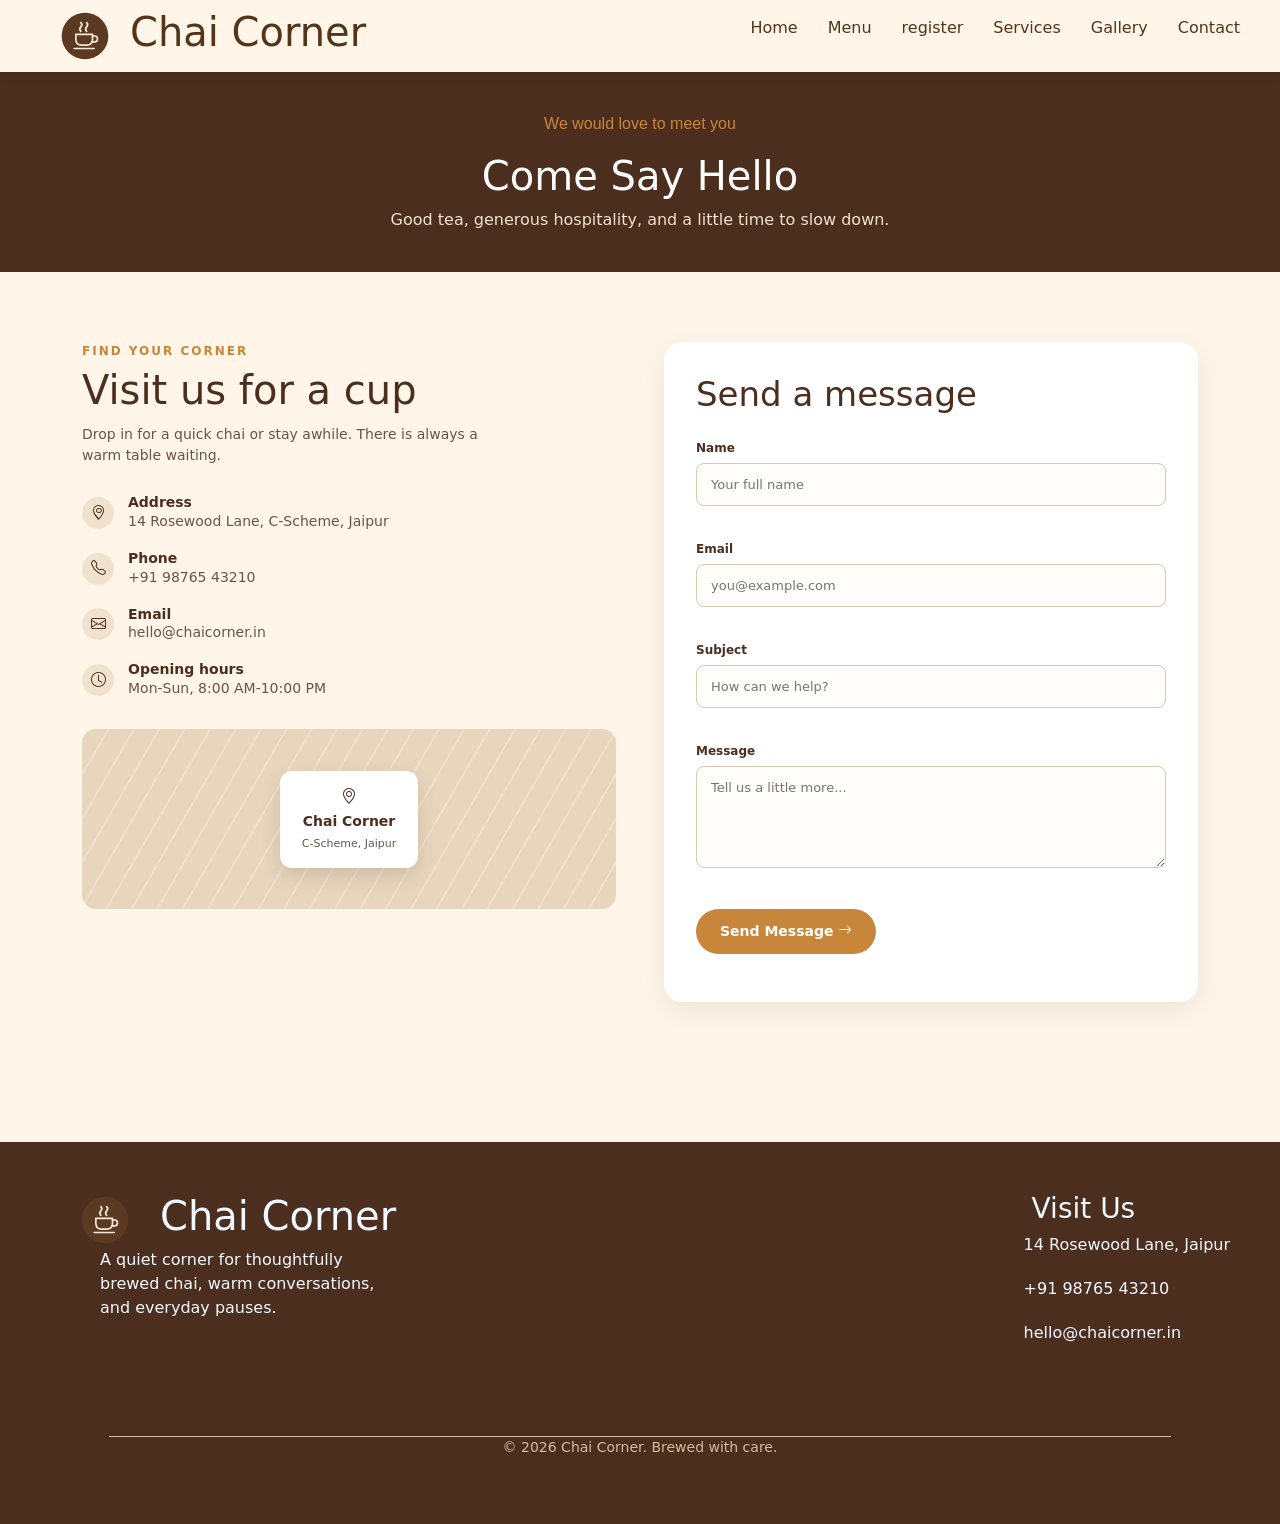
<file: contact.html>
<!DOCTYPE html>
<html lang="en">

<head>
    <meta charset="UTF-8">
    <meta name="viewport" content="width=device-width, initial-scale=1">
    <title>Contact</title>
    <link href="https://cdn.jsdelivr.net/npm/bootstrap@5.3.3/dist/css/bootstrap.min.css" rel="stylesheet">
    <link rel="stylesheet" href="https://cdn.jsdelivr.net/npm/bootstrap-icons@1.11.3/font/bootstrap-icons.min.css">
    <link rel="stylesheet" href="style2.css">
    <link rel="stylesheet" href="style.css">
</head>

<body>
    <header>
        <nav class="navbar">
            <img src="assets/logo.svg" alt="Logo" class="logo">
            <h1>Chai Corner</h1>
            <ul>
                <li><a href="home.html">Home</a></li>
                <li><a href="menu.html">Menu</a></li>
                <li><a href="register.html">register</a></li>
                <li><a href="services.html">Services</a></li>
                <li><a href="gallery.html">Gallery</a></li>
                <li><a href="contact.html">Contact</a></li>
            </ul>
        </nav>
    </header>

    <section id="menuhero">
        <p>We would love to meet you</p>
        <h1>Come Say Hello</h1>
        <span>Good tea, generous hospitality, and a little time to slow down.</span>
    </section>

    <div class="container contact-section">
        <div class="row g-5 align-items-start">

            <div class="col-lg-6">
                <p class="contact-tag">FIND YOUR CORNER</p>
                <h2 class="contact-title">Visit us for a cup</h2>
                <p class="contact-intro">Drop in for a quick chai or stay awhile. There is always a warm table waiting.</p>

                <div class="info-item">
                    <span class="info-icon"><i class="bi bi-geo-alt"></i></span>
                    <div>
                        <h4>Address</h4>
                        <p>14 Rosewood Lane, C-Scheme, Jaipur</p>
                    </div>
                </div>

                <div class="info-item">
                    <span class="info-icon"><i class="bi bi-telephone"></i></span>
                    <div>
                        <h4>Phone</h4>
                        <p>+91 98765 43210</p>
                    </div>
                </div>

                <div class="info-item">
                    <span class="info-icon"><i class="bi bi-envelope"></i></span>
                    <div>
                        <h4>Email</h4>
                        <p>hello@chaicorner.in</p>
                    </div>
                </div>

                <div class="info-item">
                    <span class="info-icon"><i class="bi bi-clock"></i></span>
                    <div>
                        <h4>Opening hours</h4>
                        <p>Mon-Sun, 8:00 AM-10:00 PM</p>
                    </div>
                </div>

                <div class="map-box">
                    <div class="map-pin">
                        <i class="bi bi-geo-alt"></i>
                        <h5>Chai Corner</h5>
                        <small>C-Scheme, Jaipur</small>
                    </div>
                </div>
            </div>

            <div class="col-lg-6">
                <form class="cf-box" id="contactForm" novalidate>
                    <h2>Send a message</h2>

                    <label for="cf-name">Name</label>
                    <input type="text" id="cf-name" placeholder="Your full name">
                    <small class="error-msg" id="err-name"></small>

                    <label for="cf-email">Email</label>
                    <input type="email" id="cf-email" placeholder="you@example.com">
                    <small class="error-msg" id="err-email"></small>

                    <label for="cf-subject">Subject</label>
                    <input type="text" id="cf-subject" placeholder="How can we help?">
                    <small class="error-msg" id="err-subject"></small>

                    <label for="cf-message">Message</label>
                    <textarea id="cf-message" rows="4" placeholder="Tell us a little more..."></textarea>
                    <small class="error-msg" id="err-message"></small>

                    <button type="submit" class="send-btn">Send Message <i class="bi bi-arrow-right"></i></button>
                    <p class="success-msg" id="formSuccess"></p>
                </form>
            </div>

        </div>
    </div>

    <footer>
        <div class="footer-content">
            <div id="F">
                <img src="assets/logo.svg" alt="Logo">
                <h2>Chai Corner </h2>
            </div>
            <p>A quiet corner for thoughtfully brewed chai, warm conversations, and everyday pauses.</p>
        </div>
        <div id="address">
            <h3>Visit Us </h3>
            <ul>
                <li>14 Rosewood Lane, Jaipur</li>
                <li>+91 98765 43210</li>
                <li>hello@chaicorner.in</li>
            </ul>
        </div>
        <div class="footer-bottom">
            <p>&copy; 2026 Chai Corner. Brewed with care.</p>
        </div>
    </footer>

    <script>
        const form = document.getElementById("contactForm");

        const fields = {
            name: document.getElementById("cf-name"),
            email: document.getElementById("cf-email"),
            subject: document.getElementById("cf-subject"),
            message: document.getElementById("cf-message"),
        };

        const emailPattern = /^[^\s@]+@[^\s@]+\.[^\s@]{2,}$/;
        const namePattern = /^[A-Za-z\s.'-]+$/;

        const rules = {
            name(value) {
                if (!value) return "Name is required.";
                if (value.length < 3) return "Name must be at least 3 characters.";
                if (!namePattern.test(value)) return "Name can only contain letters.";
                return "";
            },
            email(value) {
                if (!value) return "Email is required.";
                if (!emailPattern.test(value)) return "Please enter a valid email address.";
                return "";
            },
            subject(value) {
                if (!value) return "Subject is required.";
                if (value.length < 5) return "Subject must be at least 5 characters.";
                return "";
            },
            message(value) {
                if (!value) return "Message is required.";
                if (value.length < 10) return "Message must be at least 10 characters.";
                if (value.length > 500) return "Message cannot exceed 500 characters.";
                return "";
            },
        };

        function validateField(key) {
            const input = fields[key];
            const errorEl = document.getElementById("err-" + key);
            const error = rules[key](input.value.trim());

            errorEl.textContent = error;
            input.classList.toggle("invalid", error !== "");
            input.classList.toggle("valid", error === "");

            return error === "";
        }

        Object.keys(fields).forEach((key) => {
            fields[key].addEventListener("blur", () => validateField(key));
            fields[key].addEventListener("input", () => {
                if (fields[key].classList.contains("invalid")) validateField(key);
            });
        });

        form.addEventListener("submit", function (e) {
            e.preventDefault();

            let isFormValid = true;
            Object.keys(fields).forEach((key) => {
                if (!validateField(key)) isFormValid = false;
            });

            const successEl = document.getElementById("formSuccess");

            if (isFormValid) {
                successEl.textContent = "Thank you! Your message has been sent.";
                form.reset();
                Object.values(fields).forEach((f) => f.classList.remove("valid", "invalid"));
                setTimeout(() => (successEl.textContent = ""), 4000);
            } else {
                successEl.textContent = "";
                const firstInvalid = form.querySelector(".invalid");
                if (firstInvalid) firstInvalid.focus();
            }
        });
    </script>
</body>

</html>
</file>
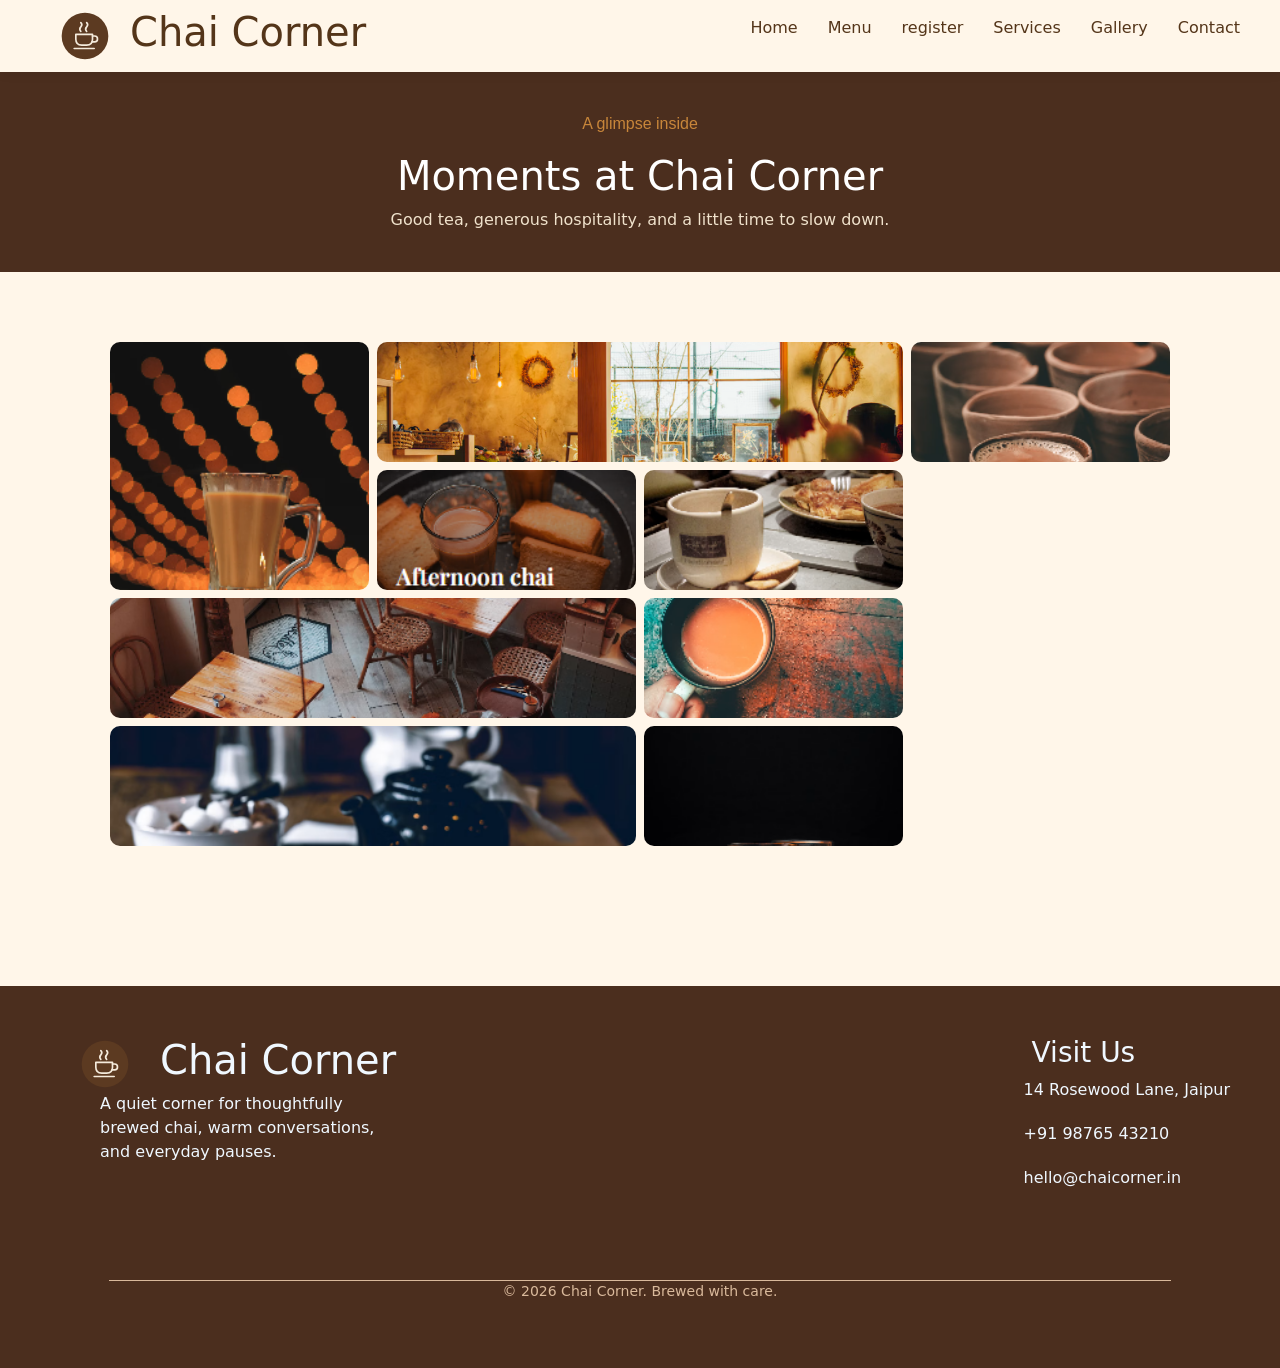
<file: gallery.html>
<!DOCTYPE html>
<html lang="en">

<head>
   <meta charset="UTF-8">
    <meta name="viewport" content="width=device-width, initial-scale=1">
    <title>Gallery</title>
    <link href="https://cdn.jsdelivr.net/npm/bootstrap@5.3.3/dist/css/bootstrap.min.css" rel="stylesheet">
    <link rel="stylesheet" href="style2.css">
    <link rel="stylesheet" href="style.css">
</head>

<body>
    <header>
        <nav class="navbar">
            <img src="assets\logo.svg" alt="Logo" class="logo">
            <h1>Chai Corner</h1>
            <ul>
                <li><a href="home.html">Home</a></li>
                <li><a href="menu.html">Menu</a></li>
                <li><a href="register.html">register</a></li>
                <li><a href="services.html">Services</a></li>
                <li><a href="gallery.html">Gallery</a></li>
                <li><a href="contact.html">Contact</a></li>
            </ul>
        </nav>
    </header>
    <section id="menuhero">
        <p>A glimpse inside</p>
        <h1>Moments at Chai Corner</h1>
        <span>Good tea, generous hospitality, and a little time to slow down.</span>
    </section>
    <div class="gal-section">
        <div class="gal">
            <img src="assets/gp1.png" class="gal-1" alt="">
            <img src="assets/gp2.png" class="gal-2" alt="">
            <img src="assets/gp3.png" class="gal-3" alt="">
            <img src="assets/gp4.png" class="gal-4" alt="">
            <img src="assets/gp5.png" class="gal-5" alt="">
            <img src="assets/gp6.png" class="gal-6" alt="">
            <img src="assets/gp7.png" class="gal-7" alt="">
            <img src="assets/gp8.png" class="gal-8" alt="">
            <img src="assets/gp9.png" class="gal-9" alt="">
        </div>
    </div>
    <footer>
        <div class="footer-content">
            <div id="F">
                <img src="assets/logo.svg" alt="Logo">
                <h2>Chai Corner </h2>
            </div>
            <p>A quiet corner for thoughtfully brewed chai, warm conversations, and everyday pauses.</p>
        </div>
        <div id="address">
            <h3>Visit Us </h3>
            <ul>
                <li>14 Rosewood Lane, Jaipur</li>
                <li>+91 98765 43210</li>
                <li>hello@chaicorner.in</li>
            </ul>
        </div>
        <div class="footer-bottom">
            <p>&copy; 2026 Chai Corner. Brewed with care.</p>
        </div>
    </footer>
</body>

</html>
</file>
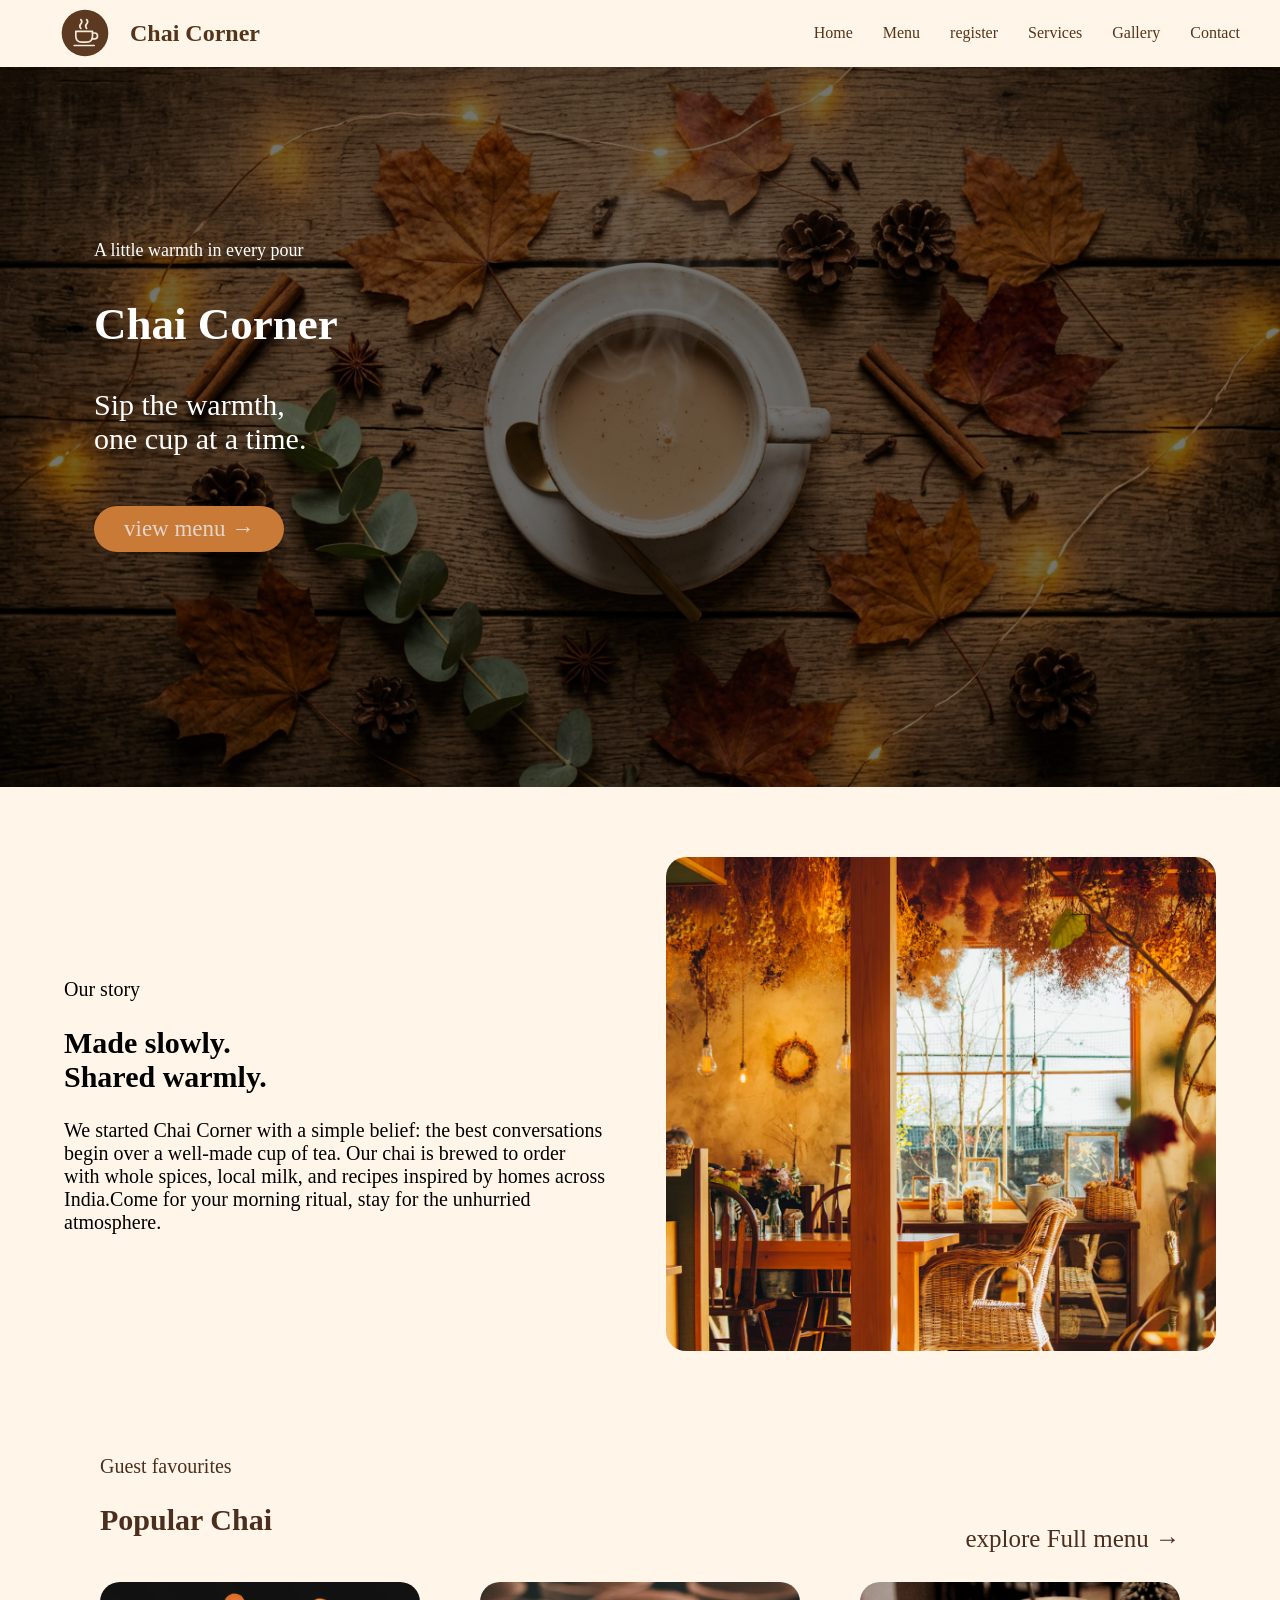
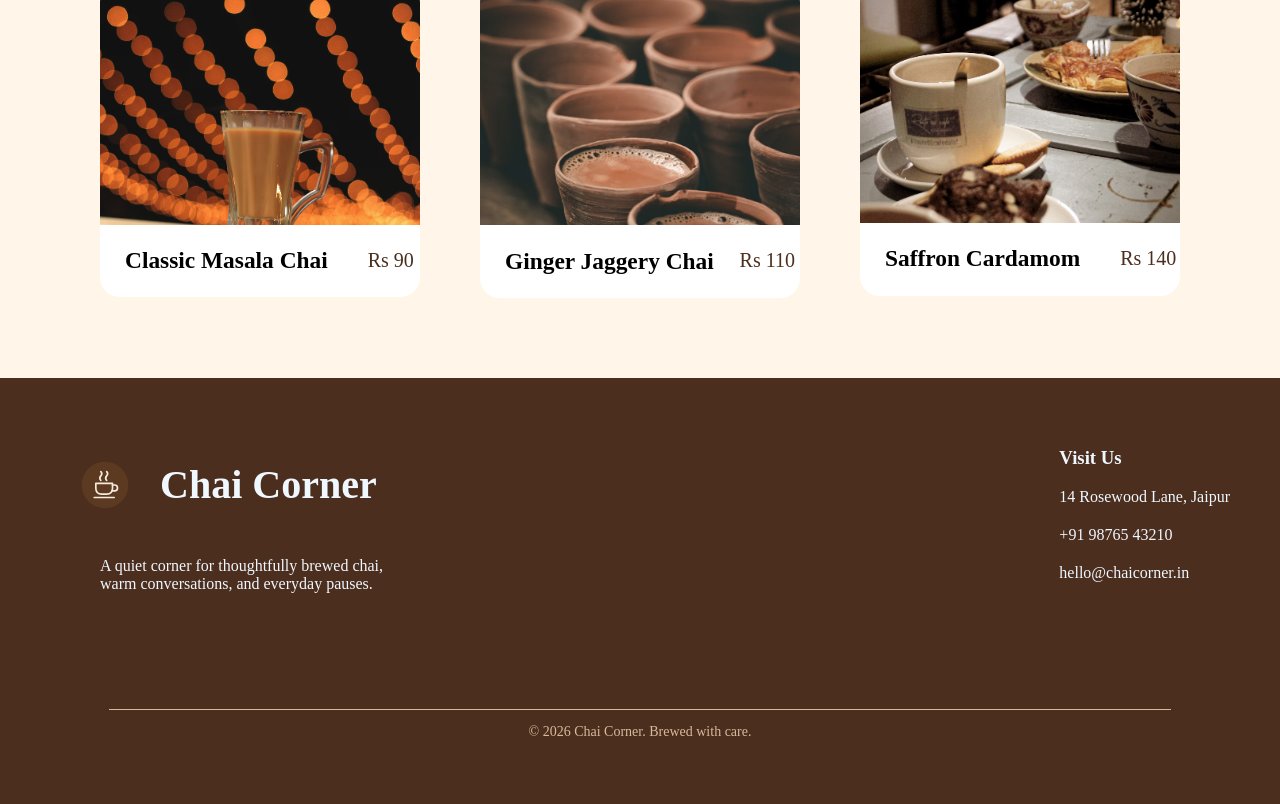
<file: home.html>
<!DOCTYPE html>
<html lang="en">
<head>
    <meta charset="UTF-8">
    <meta name="viewport" content="width=device-width, initial-scale=1.0">
    <link rel="stylesheet" href="style.css">
    <title>CHAI CORNR.com</title>
</head>
<body >
    <header>
        <nav class="navbar">
            <img src="assets\logo.svg" alt="Logo" class ="logo">
            <h1>Chai Corner</h1>  
            <ul>
                <li><a href="home.html">Home</a></li>
                <li><a href="menu.html">Menu</a></li>
                <li><a href="register.html">register</a></li>
                <li><a href="services.html">Services</a></li>
                <li><a href="gallery.html">Gallery</a></li>
                <li><a href="contact.html">Contact</a></li>
            </ul>
        </nav>
    </header>
    <section class="hero">
        <div class="hero-text">
            <p class="tagline">A little warmth in every pour</p>
            <h1>Chai Corner</h1>
            <p>Sip the warmth,<br>one cup at a time.</p>
            <a href = "menu.html" class = "btn"> view menu &rarr;</a>
        </div>
    </section>
    <section  class ="content">
        <div class="content-text">
            <p> Our story</p>
            <h1>Made slowly.<br>Shared warmly.</h1>
            <p>We started Chai Corner with a simple belief: the best conversations begin over a well-made cup of tea. Our chai is brewed to order with whole spices, local milk, and recipes inspired by homes across India.Come for your morning ritual, stay for the unhurried atmosphere.</p>
        </div>
        <div class="content-image">
            <img src="assets/content.png" alt="Chai Corner">
        </div>
    </section>
    <section>  
        <div class ="explore-sec">
            <div class="explore-text">
                <p>Guest favourites</p>
                <h1>Popular Chai</h1>   
            </div>
            <div class="explore-link">
                 <a href="menu.html"> explore Full menu &rarr;</a>  
            </div>
        </div>
        <div class ="cards">
            <div class="c1">
                <div class="c1-pic"> <img src="assets/c1.png" alt="Classic Masala Chai"></div>
                <div class="c1-title">
                    <h3>Classic Masala Chai</h3>
                    <span>Rs 90</span>
                </div>
            </div>
            <div class="c2">
                <div class="c2-pic"> <img src="assets/c2.png" alt="Ginger Jaggery Chai"></div>
                <div class="c2-title">
                    <h3>Ginger Jaggery Chai</h3>
                    <span>Rs 110</span>
                </div>
            </div>
            <div class="c3">
                <div class="c3-pic"> <img src="assets/c3.png" alt="Saffron Cardamom"></div>
                <div class="c3-title">
                    <h3>Saffron Cardamom</h3>
                    <span>Rs 140</span>
                </div>
            </div>
        </div>
    </section>
    <footer>
        <div class="footer-content">
            <div id ="F">
                <img src="assets/logo.svg" alt="Logo">
                <h2>Chai Corner </h2>
            </div>
            <p>A quiet corner for thoughtfully brewed chai, warm conversations, and everyday pauses.</p>
        </div>
        <div id ="address">   
            <h3>Visit Us </h3>
            <ul>
                <li>14 Rosewood Lane, Jaipur</li>
                <li>+91 98765 43210</li>
                <li>hello@chaicorner.in</li>
            </ul>
        </div>
        <div class="footer-bottom">
            <p>&copy; 2026 Chai Corner. Brewed with care.</p>
        </div>
    </footer>
</body>
</html>
</file>
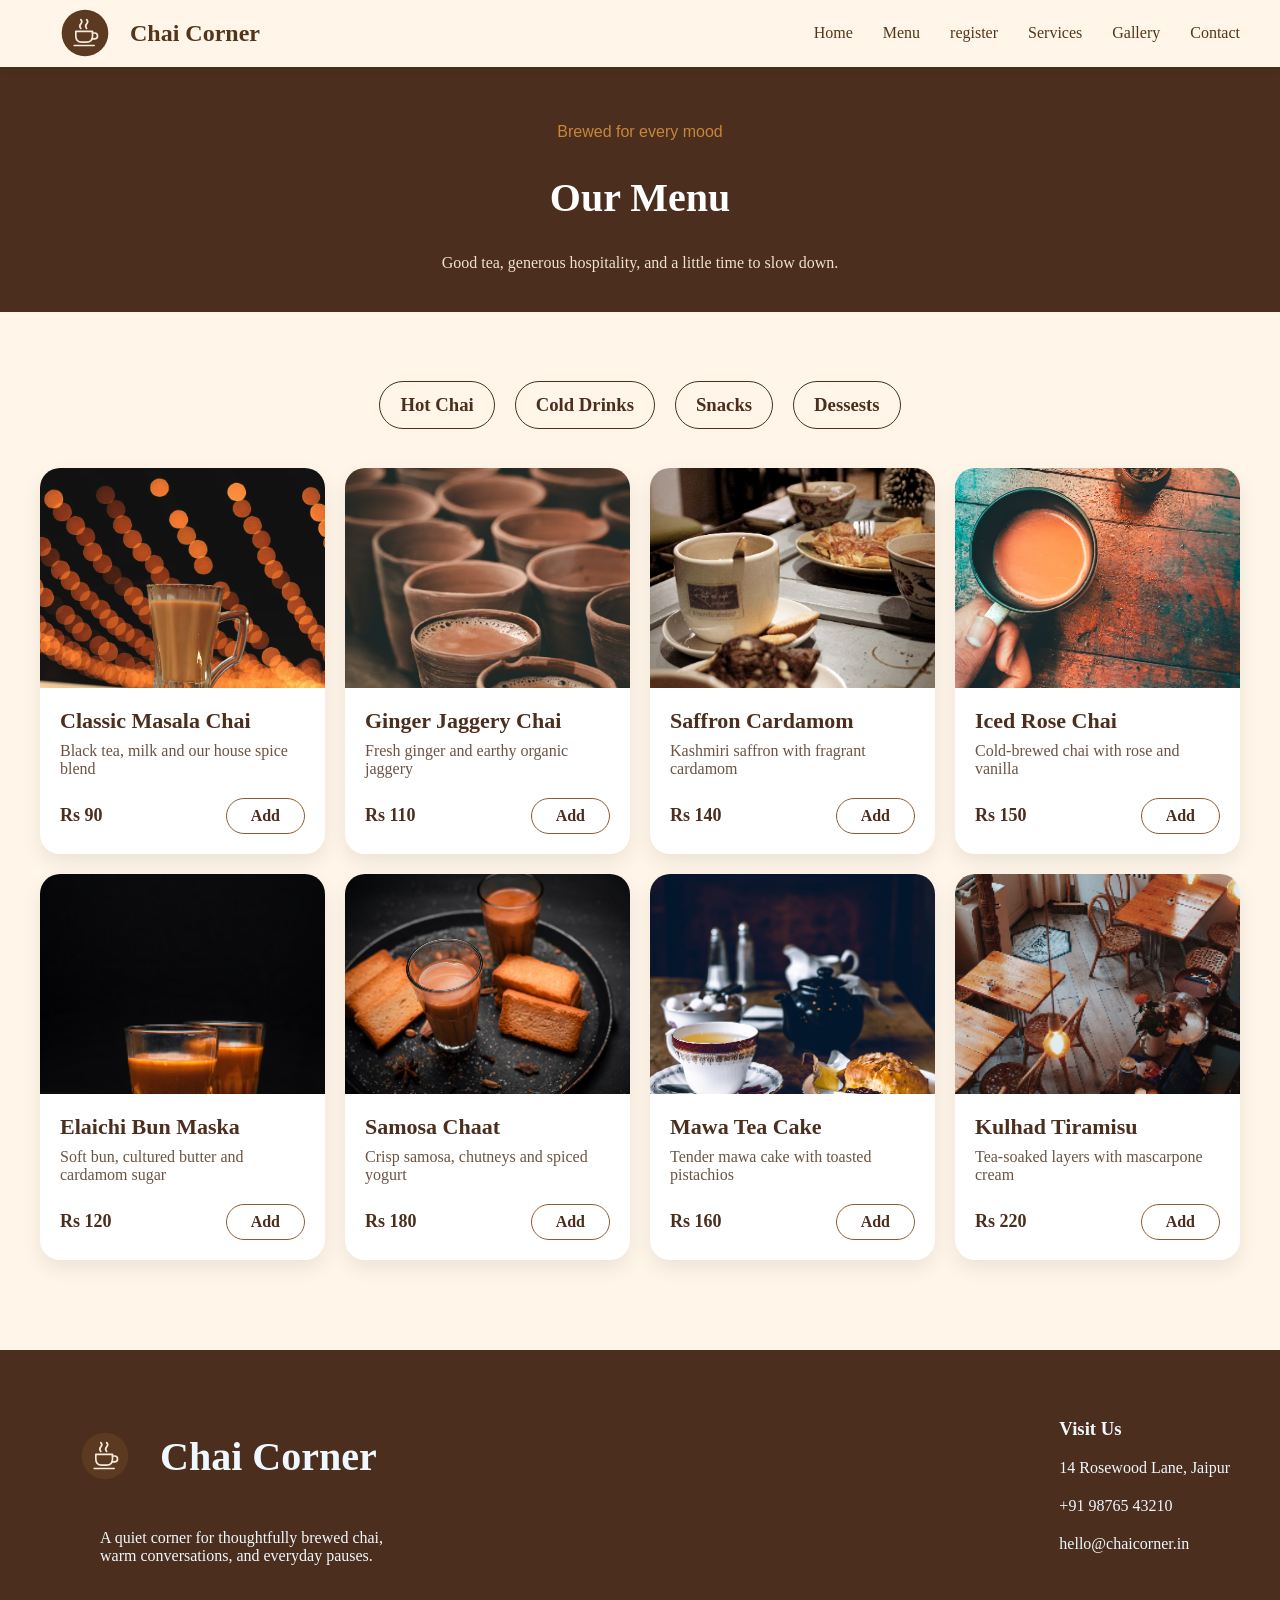
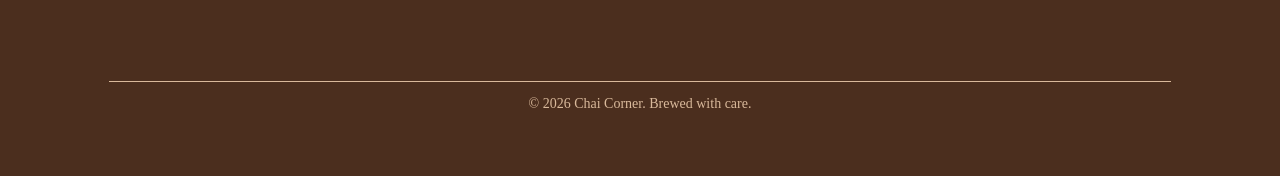
<file: menu.html>
<!DOCTYPE html>
<html lang="en">
<head>
    <meta charset="UTF-8">
    <meta name="viewport" content="width=device-width, initial-scale=1.0">
    <link rel="stylesheet" href="style.css">
    <title>CHAI CORNR.com</title>
</head>
<body >
    <header>
        <nav class="navbar">
            <img src="assets\logo.svg" alt="Logo" class ="logo">
            <h1>Chai Corner</h1>  
            <ul>
                <li><a href="home.html">Home</a></li>
                <li><a href="menu.html">Menu</a></li>
                <li><a href="register.html">register</a></li>
                <li><a href="services.html">Services</a></li>
                <li><a href="gallery.html">Gallery</a></li>
                <li><a href="contact.html">Contact</a></li>
            </ul>
        </nav>
    </header>
    <section id="menuhero">   
        <p>Brewed for every mood</p>
        <h1>Our Menu</h1>
        <span>Good tea, generous hospitality, and a little time to slow down.</span>
    </section >
        <div id ="menubtn">   
            <h3 class ="b1">Hot Chai</h3>
            <h3 class ="b2">Cold Drinks</h3>
            <h3 class ="b3">Snacks</h3>
            <h3 class ="b4">Dessests</h3>
        </div>
    <section id ="items">
        <div id="menu-grid">    
            <div class="menu-card">  
                <div id="imgg">
                    <img src="assets/c1.png" alt="image">
                </div>  
                <div id="cardinfo">   
                    <h2>Classic Masala Chai</h2>
                    <p>Black tea, milk and our house spice blend</p>
                    <span>Rs 90</span>
                    <h3 class ="cbtn">Add</h3>
                </div>
            </div>
            <div class="menu-card">  
                <div id="imgg">
                    <img src="assets/c2.png" alt="image">
                </div>  
                <div id="cardinfo">   
                    <h2>Ginger Jaggery Chai</h2>
                    <p>Fresh ginger and earthy organic jaggery</p>
                    <span>Rs 110</span>
                    <h3 class ="cbtn">Add</h3>
                </div>    
            </div>
            <div class="menu-card">
                <div id="imgg">
                    <img src="assets/c3.png" alt="image">
                </div>  
                <div id="cardinfo">   
                    <h2>Saffron Cardamom</h2>
                    <p>Kashmiri saffron with fragrant cardamom</p>
                    <span>Rs 140</span>
                    <h3 class ="cbtn">Add</h3>
                </div>
            </div>
            <div class="menu-card">
                <div id="imgg">
                    <img src="assets/c4.png" alt="image">
                </div>  
                <div id="cardinfo">   
                    <h2>Iced Rose Chai</h2>
                    <p>Cold-brewed chai with rose and vanilla</p>
                    <span>Rs 150</span>
                    <h3 class ="cbtn">Add</h3>
                </div>    
            </div>
            <div class="menu-card">
                <div id="imgg">
                    <img src="assets/c5.png" alt="image">
                </div> 
                <div id="cardinfo">   
                    <h2>Elaichi Bun Maska</h2>
                    <p>Soft bun, cultured butter and cardamom sugar</p>
                    <span>Rs 120</span>
                    <h3 class ="cbtn">Add</h3>
                </div>    
            </div>
            <div class="menu-card"> 
                <div id="imgg">
                    <img src="assets/c6.png" alt="image">
                </div>  
                <div id="cardinfo">   
                    <h2>Samosa Chaat</h2>
                    <p>Crisp samosa, chutneys and spiced yogurt</p>
                    <span>Rs 180</span>
                    <h3 class ="cbtn">Add</h3>
                </div>    
            </div>
            <div class="menu-card"> 
                <div id="imgg">
                    <img src="assets/c7.png" alt="image">
                </div>  
                <div id="cardinfo">   
                    <h2>Mawa Tea Cake</h2>
                    <p>Tender mawa cake with toasted pistachios</p>
                    <span>Rs 160</span>
                    <h3 class ="cbtn">Add</h3>
                </div>    
            </div>
            <div class="menu-card">
                <div id="imgg">
                    <img src="assets/c8.png" alt="image">
                </div>  
                <div id="cardinfo">   
                    <h2>Kulhad Tiramisu</h2>
                    <p>Tea-soaked layers with mascarpone cream</p>
                    <span>Rs 220</span>
                    <h3 class ="cbtn">Add</h3>
                </div>    
            </div>   
        </div>   
    </section>
    <footer>
        <div class="footer-content">
            <div id ="F">
                <img src="assets/logo.svg" alt="Logo">
                <h2>Chai Corner </h2>
            </div>
            <p>A quiet corner for thoughtfully brewed chai, warm conversations, and everyday pauses.</p>
        </div>
        <div id ="address">   
            <h3>Visit Us </h3>
            <ul>
                <li>14 Rosewood Lane, Jaipur</li>
                <li>+91 98765 43210</li>
                <li>hello@chaicorner.in</li>
            </ul>
        </div>
        <div class="footer-bottom">
            <p>&copy; 2026 Chai Corner. Brewed with care.</p>
        </div>
    </footer>
</body>
</html>
</file>
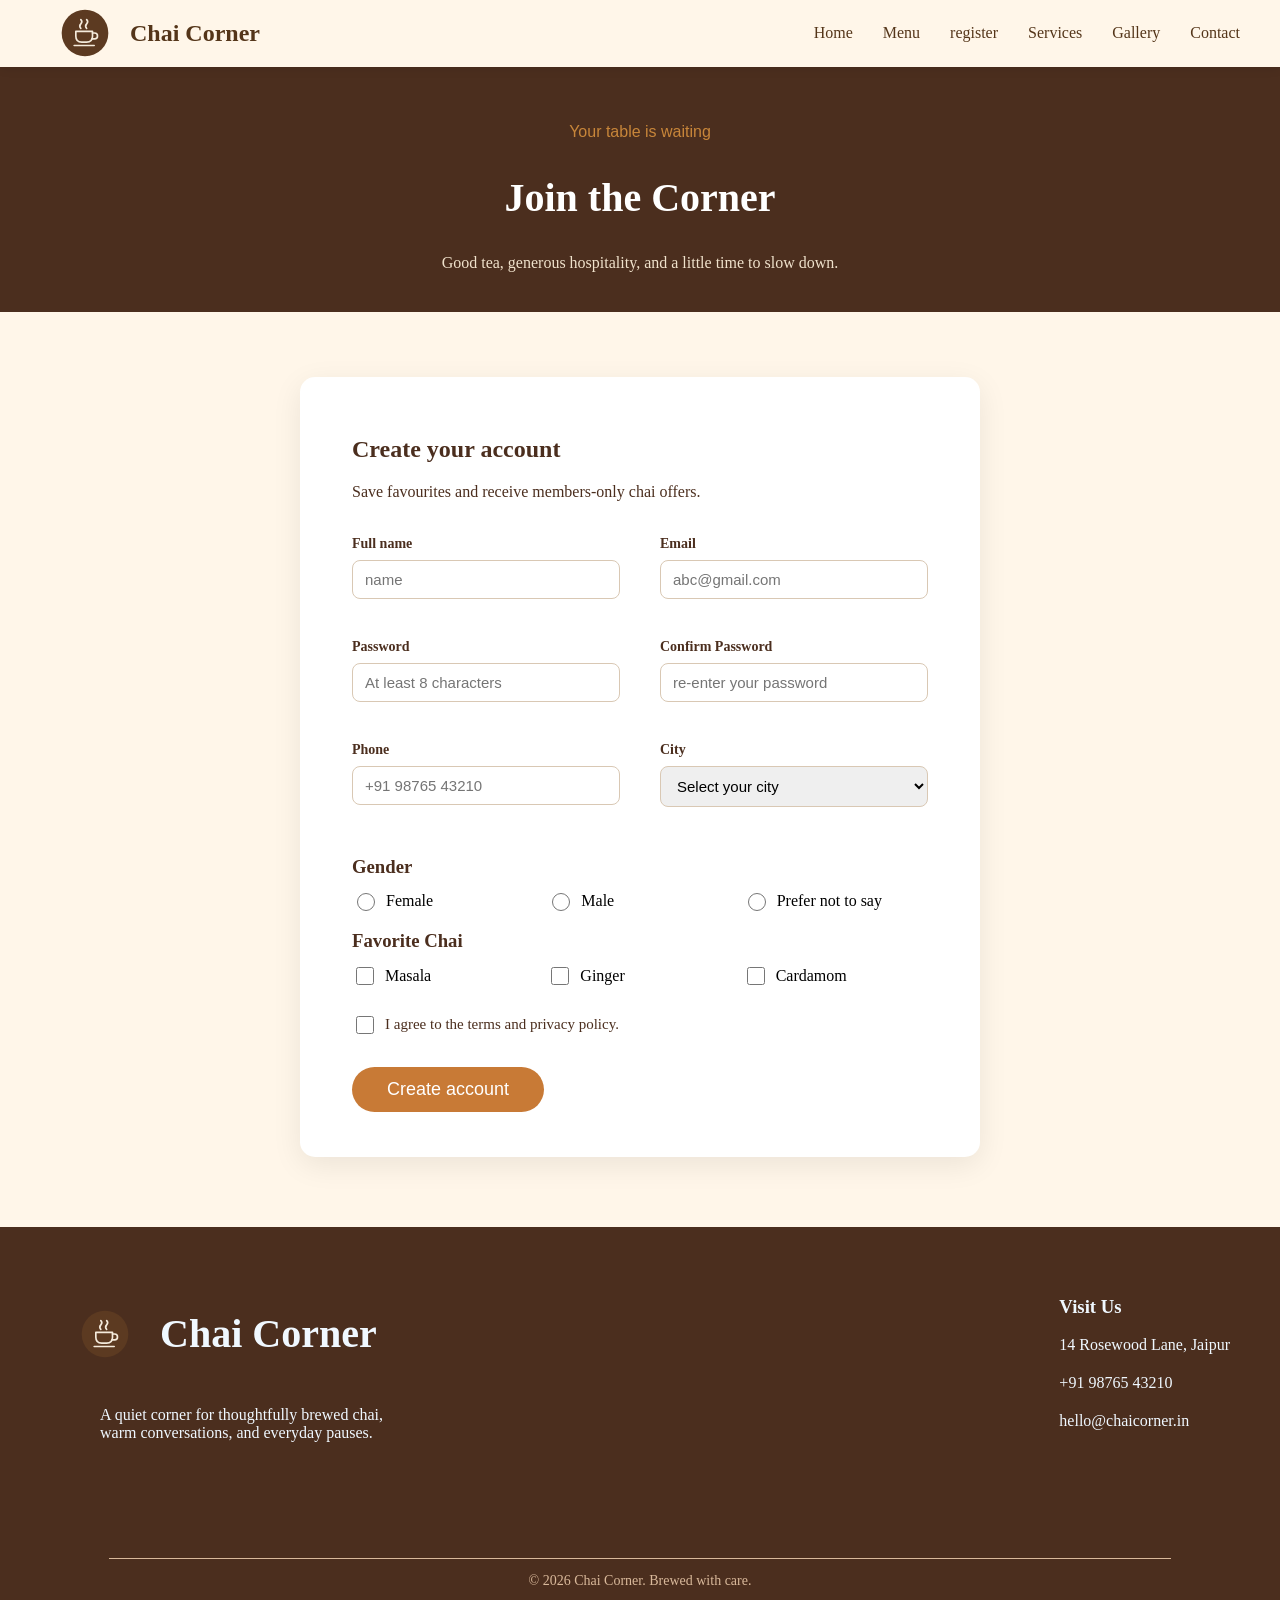
<file: register.html>
<!DOCTYPE html>
<html lang="en">
<head>
    <meta charset="UTF-8">
    <meta name="viewport" content="width=device-width, initial-scale=1.0">
    <link rel="stylesheet" href="style.css">
    <title>CHAI CORNR.com</title>
</head>
<body >
    <header>
        <nav class="navbar">
            <img src="assets\logo.svg" alt="Logo" class ="logo">
            <h1>Chai Corner</h1>  
            <ul>
                <li><a href="home.html">Home</a></li>
                <li><a href="menu.html">Menu</a></li>
                <li><a href="register.html">register</a></li>
                <li><a href="services.html">Services</a></li>
                <li><a href="gallery.html">Gallery</a></li>
                <li><a href="contact.html">Contact</a></li>
            </ul>
        </nav>
    </header>
    <section id="registerhero">   
        <p>Your table is waiting</p>
        <h1>Join the Corner</h1>
        <span>Good tea, generous hospitality, and a little time to slow down.</span>
    </section >

    <section class="register-section">
        <div class="register-box">
            <form action="#" method="post">
            <div class="r-heading">
                <h1>Create your account</h1>
                <p>Save favourites and receive members-only chai offers.</p>
            </div>
            <div class="userinput">
                <div class="field"> 
                    <label for="fullname">Full name</label>
                    <input type="text" id="fullname" name="fullname" placeholder="name" required>
                </div>
                <div  class="field">
                    <label for="email">Email</label>
                    <input type="email" id="email" name="email" placeholder="abc@gmail.com" required>
                </div>
                <div>   
                    <label for="password">Password</label>
                    <input type="password" id="password" name="password" placeholder="At least 8 characters" minlength="8" required>
                </div>
                <div> 
                    <label for="confirm">Confirm Password</label>
                    <input type="password" id="confirm" name="confirm" placeholder="re-enter your password" required>
                </div>
                <div> 
                    <label for="phone">Phone</label>
                    <input type="tel" id="phone" name="phone" placeholder="+91 98765 43210">
                </div>
                <div class="field">
                    <label for="city">City</label>
                    <select id="city" name="city" required>
                        <option value="" disabled selected>Select your city</option>
                        <option value="lahore">Lahore</option>
                        <option value="karachi">Karachi</option>
                        <option value="islamabad">Islamabad</option>
                        <option value="peshawar">Peshawar</option>
                        <option value="other">Other</option>
                    </select>
                </div>
            </div >
            <div class="userinput2">
                <div>
                    <div><h3>Gender</h3></div>
                    <div class="gopt">
                        <label><input type="radio" name="gender" value="female"> Female</label>
                        <label><input type="radio" name="gender" value="male"> Male</label>
                        <label><input type="radio" name="gender" value="none"> Prefer not to say</label>
                    </div>
                </div>
                <div>
                    <div><h3>Favorite Chai</h3></div>
                    <div class="gopt">
                        <label><input type="checkbox" name="chai" value="masala"> Masala</label>
                        <label><input type="checkbox" name="chai" value="ginger"> Ginger</label>
                        <label><input type="checkbox" name="chai" value="cardamom"> Cardamom</label>
                    </div>
                </div>
            </div>
            <div class="terms">
                <label><input type="checkbox" name="terms" required> I agree to the terms and privacy policy.</label>
            </div>
            <button type="submit" class="submit-btn">Create account</button>
            </form>
        </div>
    
    </section>
    <footer>
        <div class="footer-content">
            <div id ="F">
                <img src="assets/logo.svg" alt="Logo">
                <h2>Chai Corner </h2>
            </div>
            <p>A quiet corner for thoughtfully brewed chai, warm conversations, and everyday pauses.</p>
        </div>
        <div id ="address">   
            <h3>Visit Us </h3>
            <ul>
                <li>14 Rosewood Lane, Jaipur</li>
                <li>+91 98765 43210</li>
                <li>hello@chaicorner.in</li>
            </ul>
        </div>
        <div class="footer-bottom">
            <p>&copy; 2026 Chai Corner. Brewed with care.</p>
        </div>
    </footer>
</body>
</html>
</file>
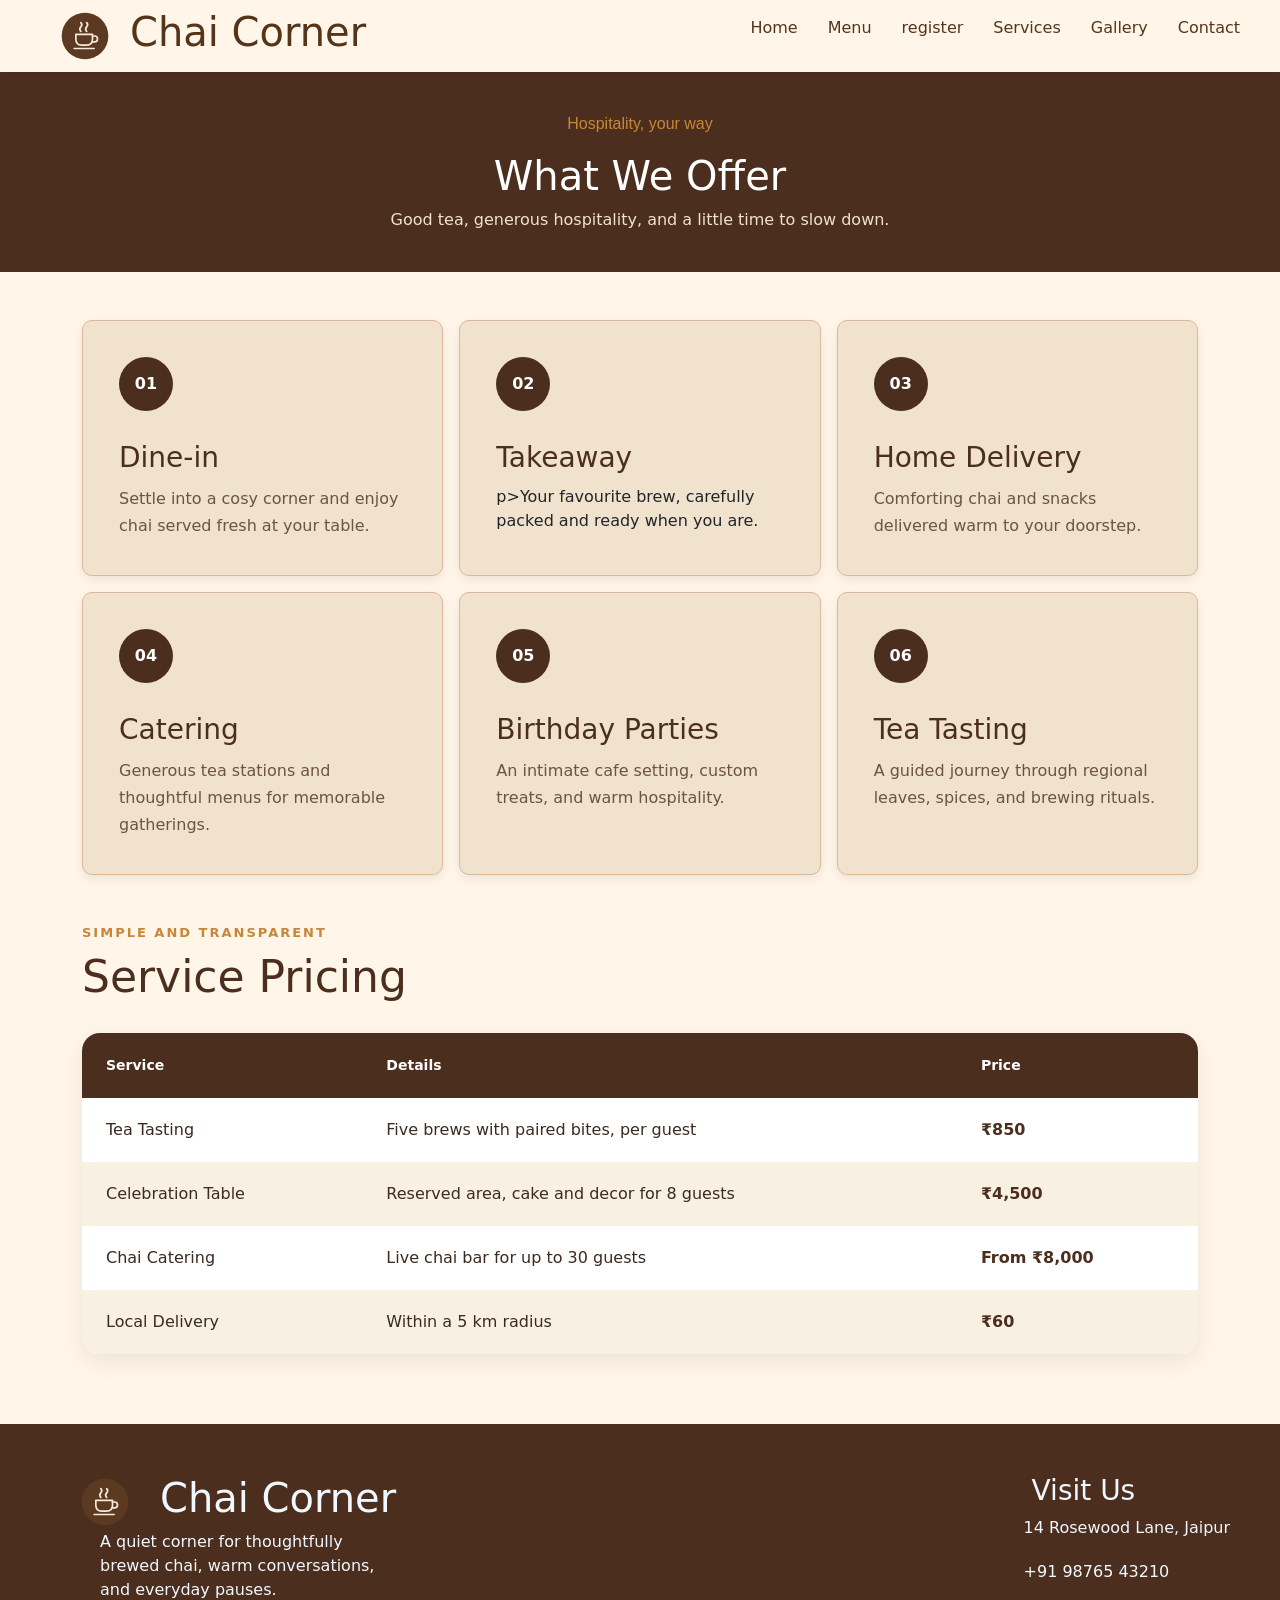
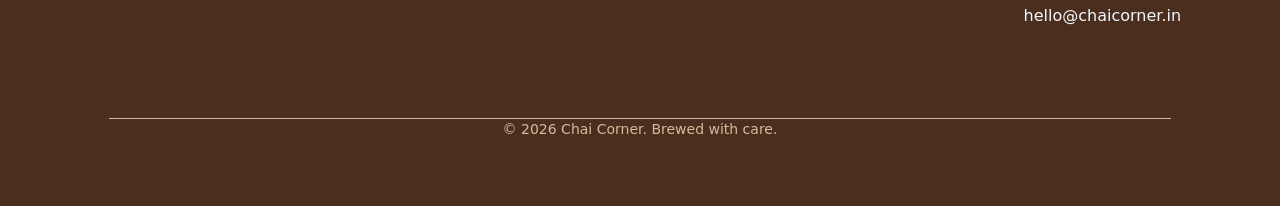
<file: services.html>
<!DOCTYPE html>
<html lang="en">

<head>
    <meta charset="UTF-8">
    <meta name="viewport" content="width=device-width, initial-scale=1">
    <title>services</title>
    <link href="https://cdn.jsdelivr.net/npm/bootstrap@5.3.3/dist/css/bootstrap.min.css" rel="stylesheet">
    <link rel="stylesheet" href="style2.css">
    <link rel="stylesheet" href="style.css">
</head>

<body>
    <header>
        <nav class="navbar">
            <img src="assets\logo.svg" alt="Logo" class="logo">
            <h1>Chai Corner</h1>
            <ul>
                <li><a href="home.html">Home</a></li>
                <li><a href="menu.html">Menu</a></li>
                <li><a href="register.html">register</a></li>
                <li><a href="services.html">Services</a></li>
                <li><a href="gallery.html">Gallery</a></li>
                <li><a href="contact.html">Contact</a></li>
            </ul>
        </nav>
    </header>
    <section id="registerhero">
        <p>Hospitality, your way</p>
        <h1>What We Offer</h1>
        <span>Good tea, generous hospitality, and a little time to slow down.</span>
    </section>
    <div class="container my-5">
        <div class="row g-3 mb-3">
            <div class="col-md-4">
                <div class="offer-card">
                    <span class="offer-num">01</span>
                    <h3>Dine-in</h3>
                    <p>Settle into a cosy corner and enjoy chai served fresh at your table.</p>
                </div>
            </div>
            <div class="col-md-4">
                <div class="offer-card">
                    <span class="offer-num">02</span>
                    <h3>Takeaway</h3>
                    p>Your favourite brew, carefully packed and ready when you are.</p>
                </div>
            </div>
            <div class="col-md-4">
                <div class="offer-card">
                    <span class="offer-num">03</span>
                    <h3>Home Delivery</h3>
                    <p>Comforting chai and snacks delivered warm to your doorstep.</p>
                </div>
            </div>
        </div>

        <div class="row g-3">
            <div class="col-md-4">
                <div class="offer-card">
                    <span class="offer-num">04</span>
                    <h3>Catering</h3>
                    <p>Generous tea stations and thoughtful menus for memorable gatherings.</p>
                </div>
            </div>
            <div class="col-md-4">
                <div class="offer-card">
                    <span class="offer-num">05</span>
                    <h3>Birthday Parties</h3>
                    <p>An intimate cafe setting, custom treats, and warm hospitality.</p>
                </div>
            </div>
            <div class="col-md-4">
                <div class="offer-card">
                    <span class="offer-num">06</span>
                    <h3>Tea Tasting</h3>
                    <p>A guided journey through regional leaves, spices, and brewing rituals.</p>
                </div>
            </div>
        </div>
    </div>
    <div class="container my-5">
        <p class="price-tag">SIMPLE AND TRANSPARENT</p>
        <h2 class="price-title">Service Pricing</h2>

        <div class="price-wrap">
            <table class="price-table">
                <thead>
                    <tr>
                        <th>Service</th>
                        <th>Details</th>
                        <th>Price</th>
                    </tr>
                </thead>
                <tbody>
                    <tr>
                        <td>Tea Tasting</td>
                        <td>Five brews with paired bites, per guest</td>
                        <td class="price">₹850</td>
                    </tr>
                    <tr>
                        <td>Celebration Table</td>
                        <td>Reserved area, cake and decor for 8 guests</td>
                        <td class="price">₹4,500</td>
                    </tr>
                    <tr>
                        <td>Chai Catering</td>
                        <td>Live chai bar for up to 30 guests</td>
                        <td class="price">From ₹8,000</td>
                    </tr>
                    <tr>
                        <td>Local Delivery</td>
                        <td>Within a 5 km radius</td>
                        <td class="price">₹60</td>
                    </tr>
                </tbody>
            </table>
        </div>
    </div>


    <footer>
        <div class="footer-content">
            <div id="F">
                <img src="assets/logo.svg" alt="Logo">
                <h2>Chai Corner </h2>
            </div>
            <p>A quiet corner for thoughtfully brewed chai, warm conversations, and everyday pauses.</p>
        </div>
        <div id="address">
            <h3>Visit Us </h3>
            <ul>
                <li>14 Rosewood Lane, Jaipur</li>
                <li>+91 98765 43210</li>
                <li>hello@chaicorner.in</li>
            </ul>
        </div>
        <div class="footer-bottom">
            <p>&copy; 2026 Chai Corner. Brewed with care.</p>
        </div>
    </footer>
</body>

</html>
</file>
<file: style2.css>
.offer-card {
  background-color: #F0E2CC;
  padding: 20px;
  border-radius: 10px;
  height: 100%;
  border: 1px solid #d9b99b;
  box-shadow: 0 4px 12px rgba(0, 0, 0, 0.08);
}

.offer-card {
  transition: 0.3s;
}
.offer-card:hover {
  transform: translateY(-5px);
  box-shadow: 0 10px 25px rgba(0, 0, 0, 0.12);
}

.offer-card {
  padding: 36px;
}

.offer-num {
  width: 54px;
  height: 54px;
  border-radius: 50%;
  background-color: #4B2E1E;
  color: white;
  font-weight: bold;
  font-size: 16px;
  display: flex;
  align-items: center;
  justify-content: center;
}

.offer-card h3 {
  color: #4B2E1E;
  font-size: 28px;
  margin: 30px 0 10px;
}

.offer-card p {
  color: #6b5444;
  line-height: 1.7;
  margin: 0;
}


.price-tag {
  color: #C8863A;
  font-size: 13px;
  font-weight: 600;
  letter-spacing: 2px;
  margin: 0 0 8px;
}

.price-title {
  color: #4B2E1E;
  font-size: 44px;
  margin: 0 0 30px;
}

.price-wrap {
  border-radius: 18px;
  overflow-x: auto;
  background-color: white;
  box-shadow: 0 8px 25px rgba(0, 0, 0, 0.08);
}

.price-table {
  width: 100%;
  border-collapse: collapse;
  min-width: 600px;
}

.price-table th {
  background-color: #4B2E1E;
  color: white;
  font-size: 14px;
  text-align: left;
  padding: 22px 24px;
}

.price-table td {
  padding: 20px 24px;
  color: #3a2a20;
}

.price-table tbody tr:nth-child(even) {
  background-color: #f9f0e4;
}

.price-table td.price {
  font-weight: 700;
  color: #4B2E1E;
}

.gal-section {
  padding: 70px 0;
}


.gal {
  display: grid;
  grid-template-columns: repeat(2, 1fr);
  grid-auto-rows: 140px;
  gap: 8px;
  max-width: 1100px;
  margin: 0 auto;
  padding: 0 20px;
}

.gal img {
  width: 100%;
  height: 100%;
  object-fit: cover;
  border-radius: 10px;
}


@media (min-width: 769px) {
  .gal {
    grid-template-columns: repeat(4, 1fr);
    grid-auto-rows: 120px;
  }
  .gal-1 { grid-column: 1;          grid-row: 1 / span 2; }
  .gal-2 { grid-column: 2 / span 2; grid-row: 1; }
  .gal-3 { grid-column: 4;          grid-row: 1; }
  .gal-4 { grid-column: 2;          grid-row: 2; }
  .gal-5 { grid-column: 3;          grid-row: 2; }
  .gal-6 { grid-column: 1 / span 2; grid-row: 3; }
  .gal-7 { grid-column: 3;          grid-row: 3; }
  .gal-8 { grid-column: 1 / span 2; grid-row: 4; }
  .gal-9 { grid-column: 3;          grid-row: 4; }
}


footer {
  margin-top: 0;
}




.contact-section {
  padding: 70px 12px;
}

.contact-tag {
  color: #C8863A;
  font-size: 12px;
  font-weight: 600;
  letter-spacing: 2px;
  margin: 0 0 6px;
}

.contact-title {
  color: #4B2E1E;
  font-size: 40px;
  margin: 0 0 10px;
}

.contact-intro {
  color: #6b5444;
  font-size: 14px;
  max-width: 400px;
  margin: 0 0 28px;
}


.info-item {
  display: flex;
  align-items: center;
  gap: 14px;
  margin-bottom: 18px;
}

.info-icon {
  width: 32px;
  height: 32px;
  flex-shrink: 0;
  border-radius: 50%;
  background-color: #F0E2CC;
  color: #4B2E1E;
  display: flex;
  align-items: center;
  justify-content: center;
  font-size: 15px;
}

.info-item h4 {
  margin: 0;
  font-size: 14px;
  font-weight: 600;
  color: #4B2E1E;
}

.info-item p {
  margin: 0;
  font-size: 14px;
  color: #6b5444;
}


.map-box {
  margin-top: 30px;
  height: 180px;
  border-radius: 14px;
  background-color: #E8D6BC;
  background-image: repeating-linear-gradient(
    120deg,
    rgba(255, 255, 255, 0.25) 0,
    rgba(255, 255, 255, 0.25) 2px,
    transparent 2px,
    transparent 22px
  );
  display: flex;
  align-items: center;
  justify-content: center;
}

.map-pin {
  background-color: white;
  border-radius: 12px;
  padding: 14px 22px;
  text-align: center;
  box-shadow: 0 8px 20px rgba(0, 0, 0, 0.12);
  color: #4B2E1E;
}

.map-pin h5 {
  margin: 4px 0 0;
  font-size: 14px;
  font-weight: 600;
}

.map-pin small {
  font-size: 11px;
  color: #6b5444;
}


.cf-box {
  background-color: white;
  border-radius: 18px;
  padding: 32px;
  box-shadow: 0 8px 30px rgba(0, 0, 0, 0.08);
}

.cf-box h2 {
  color: #4B2E1E;
  font-size: 34px;
  margin: 0 0 24px;
}

.cf-box label {
  display: block;
  font-size: 12px;
  font-weight: 600;
  color: #4B2E1E;
  margin-bottom: 6px;
}

.cf-box input,
.cf-box textarea {
  width: 100%;
  padding: 11px 14px;
  margin-bottom: 4px;
  border: 1px solid #d9c8b4;
  border-radius: 8px;
  background-color: #fffdf9;
  font-size: 13px;
  box-sizing: border-box;
}

.cf-box input:focus,
.cf-box textarea:focus {
  outline: none;
  border-color: #C8863A;
}

.send-btn {
  background-color: #C8863A;
  color: white;
  border: none;
  border-radius: 30px;
  padding: 12px 24px;
  font-size: 14px;
  font-weight: 600;
  cursor: pointer;
  transition: 0.3s;
}

.send-btn:hover {
  background-color: #8e5b2f;
}


.error-msg {
  display: block;
  color: #c0392b;
  font-size: 0.8rem;
  min-height: 1.1rem;
  margin-bottom: 12px;
}

.cf-box input.invalid,
.cf-box textarea.invalid {
  border-color: #c0392b;
}

.cf-box input.valid,
.cf-box textarea.valid {
  border-color: #2e7d32;
}

.success-msg {
  color: #2e7d32;
  margin-top: 12px;
  font-weight: 500;
}
</file>
<file: style.css>
body{
    margin: 0;
    background-color:#fff6e9 ;
}
header 
{
  position: sticky;
  top: 0;
  z-index: 100;
  background-color: #fff5e6;
  box-shadow: 0 2px 10px rgba(0, 0, 0, 0.08);
}
.navbar
{
    background-color :#fff6e9;
    display: flex;
    align-items: center;
    flex-wrap: wrap;
}
.navbar .logo
{
    width: 50px;
    height: 50px;
    margin-left: 60px;
}
.navbar h1
{
     color:rgb(84, 53, 25);
    margin-left :20px;
}
.navbar ul
{
    display: flex;
    margin-left:auto;
    margin-right:40px;
    gap:30px;
    list-style:none; 
}
.navbar a
{
    position :relative;
    color:rgb(84, 53, 25);
    text-decoration : none;
    padding-bottom: 4px;
    transition: 0.3s;
}
.navbar a::after
{
    content: "";
    position: absolute;
    left: 0;
    bottom: 0;
    width: 0;
    height: 2px;
    background-color: rgb(142, 91, 47);
    transition: width 0.3s;
}
.navbar a:hover
{
    color:rgb(84, 53, 25);
}
.navbar a:hover::after
{
    width: 100%;
}



.hero
{
    background-image: linear-gradient(rgba(0, 0, 0, 0.55), rgba(0, 0, 0, 0.55)), url('assets/hero.png');
    background-size: cover;
    background-position: center;
    height: 80vh;
    display: flex;
    justify-content: flex-start;
    align-items: center;
}

.hero-text
{
    width :100%;
    font-size:30px;
    padding:5%;
    color: white;
    margin: 120px 30px 200px;
}
.tagline
{
  font-size: 18px;
}

.btn
{
    font-size:23px;
    margin-top : 20px ;
    color:#e2d5cc;
    background-color:rgb(200, 122, 54);
    text-decoration :none;
    padding: 10px 30px;
    border-radius: 30px;
    display: inline-block;
}
.btn:hover
{
    background-color:rgb(142, 91, 47);
    transition : 0.3s;
    transform: translateY(-4px);
}

.content
{
    padding : 70px 5%;
    align-items: center;
    display:flex;
    flex-wrap: wrap;
    gap: 60px;
}
.content-text
{
    font-size: 20px;
    flex: 1 1 500px;
}
.content-image img
{
    border-radius: 20px;
    width: 550px;
    max-width: 100%;
    height: auto;
}
.content-image
{
    flex: 0 1 550px;
}
.explore-sec
{
    display:flex;
    flex-wrap: wrap;
}
.explore-text
{
    font-size: 20px;
    color: #4B2E1E;
  
    padding:10px 100px; ;
}
.explore-link
{
    margin-left: auto;
    margin-right: 100px;
    padding-top: 100px; 
    padding-top: 100px; 
}    
.explore-link a
{
    font-size:25px;
    color:#4B2E1E;
    text-decoration: none;
}    

.cards
{
    padding: 0 5%;
    display:flex;
    flex-wrap: wrap;
    gap:40px;
    justify-content: center;
}

.c1
{
    padding :10px;
}
.c1-title
{
    margin-top: -20px;
    padding-top:15px;
    padding-left:25px;
    display:flex;
    gap :40px;
    background-color:white;
    border-bottom-left-radius: 20px;
    border-bottom-right-radius: 20px;
    font-size:20px;
}
.c1-title span
{
   color:#4B2E1E;
   padding-top : 25px;
   font-size: 20px;
}
.c1-pic{  overflow: hidden ;}
.c1-pic img
{
    border-top-right-radius:20px;
    border-top-left-radius:20px;
}
.c1-pic img:hover
{
   transform:scale(1.02);
   transition: 0.4s;
}

.c2
{
    padding :10px;
}
.c2-title
{
    margin-top: -20px;
    padding-top:15px;
    padding-left:25px;
    display:flex;
    gap :15px;
    background-color:white;
    border-bottom-left-radius: 20px;
    border-bottom-right-radius: 20px;
    font-size:20px;
    justify-content: space-between;
}
.c2-title span
{
    padding-top:25px;
    padding-right:5px;
   color:#4B2E1E;
   font-size: 20px;
}
.c2-pic img
{
   
    border-top-right-radius:20px;
    border-top-left-radius:20px;
}
.c2-pic{  overflow: hidden ;}
.c2-pic img:hover
{
   transform:scale(1.02);
   transition: 0.4s;
}

.c3
{
    padding :10px;
}
.c3-title
{
    margin-top: -20px;
    padding-top:15px;
    padding-left:25px;
    display:flex;
    gap :40px;
    background-color:white;
    border-bottom-left-radius: 20px;
    border-bottom-right-radius: 20px;
    font-size:20px;
}
.c3-title span
{
   color:#4B2E1E;
   padding-top : 25px;
   font-size: 20px;
}
.c3-pic img
{
   
    border-top-right-radius:20px;
    border-top-left-radius:20px;
}
.c3-pic img:hover
{
   transform:scale(1.02);
   transition: 0.4s;
}
.c3-pic{  overflow: hidden ;}

footer
{
    margin-top : 70px;
    padding:50px;
    display : flex;
    background-color:#4B2E1E;
    flex-wrap:wrap;
}
#F
{
    display:flex;
    align-items: center;
}
.footer-content 
{
    padding-bottom:50px
}
.footer-content img
{
    width: 50px;
    height: 50px;
    margin-left:30px;
}
.footer-content h2
{ 
    margin-left: 30px;
    font-size: 40px;
    color :aliceblue;
}

.footer-content p
{
    margin-left:50px;
    width:300px;
    color :aliceblue;
}
#address
{
    margin-left: auto;
    color :aliceblue;
}
#address h3
{   
    font-size-adjust: calc();
    padding-left:40px
}
#address ul
{   
    display:flex;
    flex-direction:column;
    column-gap: 70px;
    list-style: none;
    gap :20px;
}

.footer-bottom {
    margin: 50px auto ;
    width:90%;
    border-top : 1px solid  #d9b99b;
    margin-bottom: 0px;
    text-align: center;
}

.footer-bottom p { 
    font-size: 14px;
    color: #d9b99b;
}
img
{
    max-width: 100%;
    height: auto;
}
.c1, .c2, .c3
{
    flex: 0 0 auto;
    width: 340px;
    max-width: 100%;
    box-sizing: border-box;
}
.c1-pic img, .c2-pic img, .c3-pic img
{
    width: 100%;
    height: auto;
}


#menuhero
{
    background-color:#4B2E1E;
    padding:40px;
    text-align: center;
}
#menuhero p{
    color :#C8863A;
    font-family: sans-serif;
}
#menuhero h1{
    color :white;
     font-size: 40px;
}
#menuhero span
{
    color:#F0E2CC;
}

#menubtn
{
    margin-top:50px;
    display:flex;
    gap :20px;
    flex-wrap: wrap;
    justify-content: center;
}
#menubtn h3
{
    background-color:#fff6e9;
    color:#4B2E1E;
    padding :12px 20px;
    border-radius: 30px;
    border: 1px solid #4B2E1E;
}
#menubtn h3:active 
{
    background-color:#4B2E1E;
    color:#fff6e9;
}
#menu-grid
{
    padding :20px;
    display:grid;
    grid-template-columns: repeat(auto-fit, minmax(260px, 1fr));
    gap :20px;
    max-width: 1300px;
    margin: 0 auto;
    padding: 20px 40px;

}


.menu-card
{
    display: flex;
    flex-direction: column;
    background-color: #fff;
    border-radius: 20px;
    overflow: hidden;
    box-shadow: 0 8px 20px rgba(0, 0, 0, 0.08);
}   

.c1 #imgg 
{
    display: block;
    width: 140%;
    height: 220px;
    object-fit: cover;
}
#imgg img
{
    display: block;
    width: 100%;
    height: 220px;
    object-fit: cover;
}

#cardinfo
{
    display: flex;
    flex-wrap: wrap;
    align-items: center;
    align-content: flex-start;
    justify-content: space-between;
    flex: 1;
    padding: 20px;
}
#cardinfo h2
{
    width: 100%;
    margin: 0 0 8px;
    font-size: 22px;
    color: #4B2E1E;
}
#cardinfo p
{
    width: 100%;
    margin: 0 0 20px;
    color: #6b5444;
}

#cardinfo span
{
    font-size: 18px;
    font-weight: 700;
    color: #4B2E1E;
}
.cbtn
{
    margin: 0;
    padding: 8px 24px;
    font-size: 16px;
    color: #4B2E1E;
    border: 1px solid #8e5b2f;
    border-radius: 30px;
    cursor: pointer;
    transition: 0.3s;
}
.cbtn:hover
{
    background-color: #8e5b2f;
    color: #fff;
}


#registerhero
{
    background-color: #4B2E1E;
    padding: 40px;
    text-align: center;
}
#registerhero p
{
    color: #C8863A;
    font-family: sans-serif;
}
#registerhero h1
{
    color: white;
    font-size: 40px;
}
#registerhero span
{
    color: #F0E2CC;
}

.register-section
{
    margin-top: 65px;
    padding: 0 5%;
}
.register-box
{
    max-width: 640px;
    margin: 0 auto;
    border-radius: 15px;
    background-color: white;
    box-shadow: 0 8px 30px rgba(0, 0, 0, 0.08);
    padding: 20px;
}
.r-heading
{
    font-family: 'Times New Roman', Times, serif;
    color: #4B2E1E;
    padding: 3% 5%;
}
.userinput
{
    padding: 0 5%;
    display: grid;
    grid-template-columns: repeat(auto-fit, minmax(220px, 1fr));
    gap: 40px;
}
.userinput label
{
    display: block;
    font-size: 14px;
    font-weight: bold;
    color: #4B2E1E;
    margin-bottom: 8px;
}
.userinput input,
.userinput select
{
    width: 100%;
    padding: 10px 12px;
    border: 1px solid #d9c8b4;
    border-radius: 8px;
    font-size: 15px;
    box-sizing: border-box;
}
.userinput input:focus,
.userinput select:focus
{
    outline: none;
    border-color: #C8863A;
}
.userinput2
{
    padding: 30px 5% 0;
}
.userinput2 h3
{
    color: #4B2E1E;
    margin-bottom: 12px;
}
.terms
{
    padding: 25px 5% 0;
}
.terms label
{
    display: flex;
    align-items: center;
    gap: 8px;
    cursor: pointer;
    color: #4B2E1E;
    font-size: 15px;
}
.terms input
{
    width: 18px;
    height: 18px;
    accent-color: #8e5b2f;
}
.gopt
{
    display: grid;
    grid-template-columns: repeat(auto-fit, minmax(130px, 1fr));
    gap: 10px;
}
.gopt label
{
    display: flex;
    align-items: center;
    gap: 8px;
    cursor: pointer;
}
.gopt input
{
    width: 18px;
    height: 18px;
    accent-color: #8e5b2f;
}
.submit-btn
{
    margin: 30px 5% 25px;
    font-size: 18px;
    color: white;
    background-color: #C87A36;
    border: none;
    padding: 12px 35px;
    border-radius: 30px;
    cursor: pointer;
}
.submit-btn:hover
{
    background-color: #8e5b2f;
    transition: 0.3s;
}
</file>
